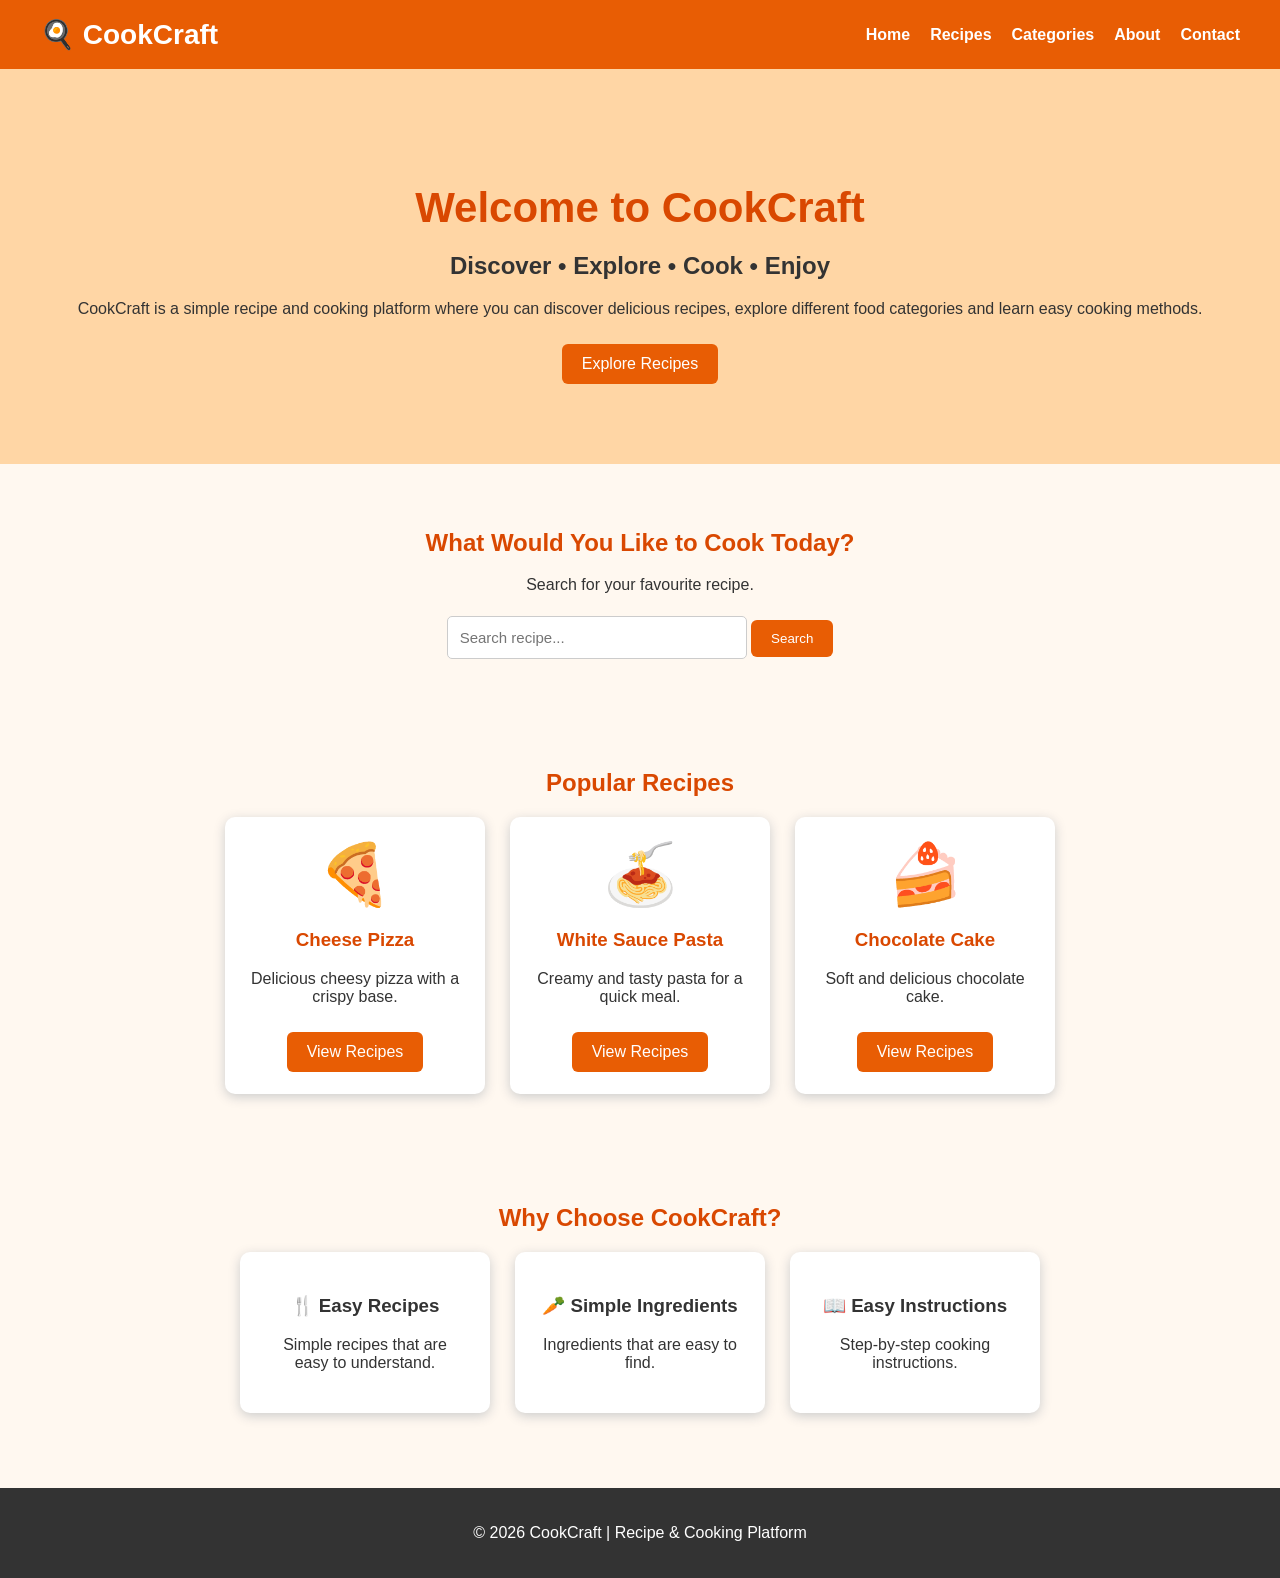
<file: index.html>
<!DOCTYPE html>
<html lang="en">

<head>
    <meta charset="UTF-8">
    <meta name="viewport" content="width=device-width, initial-scale=1.0">

    <title>CookCraft - Home</title>

    <link rel="stylesheet" href="style.css">
</head>

<body>

    <!-- Header -->
    <header>

        <div class="logo">🍳 CookCraft</div>

        <nav>
            <a href="index.html">Home</a>
            <a href="recipes.html">Recipes</a>
            <a href="categories.html">Categories</a>
            <a href="about.html">About</a>
            <a href="contact.html">Contact</a>
        </nav>

    </header>


    <!-- Hero Section -->
    <section class="hero">

        <h1>Welcome to CookCraft</h1>

        <h2>Discover • Explore • Cook • Enjoy</h2>

        <p>
            CookCraft is a simple recipe and cooking platform
            where you can discover delicious recipes, explore
            different food categories and learn easy cooking methods.
        </p>

        <a href="recipes.html" class="button">
            Explore Recipes
        </a>

    </section>


    <!-- Search -->
    <section class="search-section">

        <h2>What Would You Like to Cook Today?</h2>

        <p>Search for your favourite recipe.</p>

        <input
            type="text"
            id="homeSearch"
            placeholder="Search recipe..."
        >

        <button onclick="searchFromHome()">
            Search
        </button>

    </section>


    <!-- Popular Recipes -->
    <section>

        <h2>Popular Recipes</h2>

        <div class="recipe-container">

            <div class="recipe-card">

                <div class="food">🍕</div>

                <h3>Cheese Pizza</h3>

                <p>
                    Delicious cheesy pizza with a crispy base.
                </p>

                <a href="recipes.html" class="button">
                    View Recipes
                </a>

            </div>


            <div class="recipe-card">

                <div class="food">🍝</div>

                <h3>White Sauce Pasta</h3>

                <p>
                    Creamy and tasty pasta for a quick meal.
                </p>

                <a href="recipes.html" class="button">
                    View Recipes
                </a>

            </div>


            <div class="recipe-card">

                <div class="food">🍰</div>

                <h3>Chocolate Cake</h3>

                <p>
                    Soft and delicious chocolate cake.
                </p>

                <a href="recipes.html" class="button">
                    View Recipes
                </a>

            </div>

        </div>

    </section>


    <!-- Why CookCraft -->
    <section class="why">

        <h2>Why Choose CookCraft?</h2>

        <div class="features">

            <div>
                <h3>🍴 Easy Recipes</h3>
                <p>
                    Simple recipes that are easy to understand.
                </p>
            </div>

            <div>
                <h3>🥕 Simple Ingredients</h3>
                <p>
                    Ingredients that are easy to find.
                </p>
            </div>

            <div>
                <h3>📖 Easy Instructions</h3>
                <p>
                    Step-by-step cooking instructions.
                </p>
            </div>

        </div>

    </section>


    <!-- Footer -->
    <footer>

        <p>
            © 2026 CookCraft | Recipe & Cooking Platform
        </p>

    </footer>


    <script src="script.js"></script>

</body>

</html>
</file>
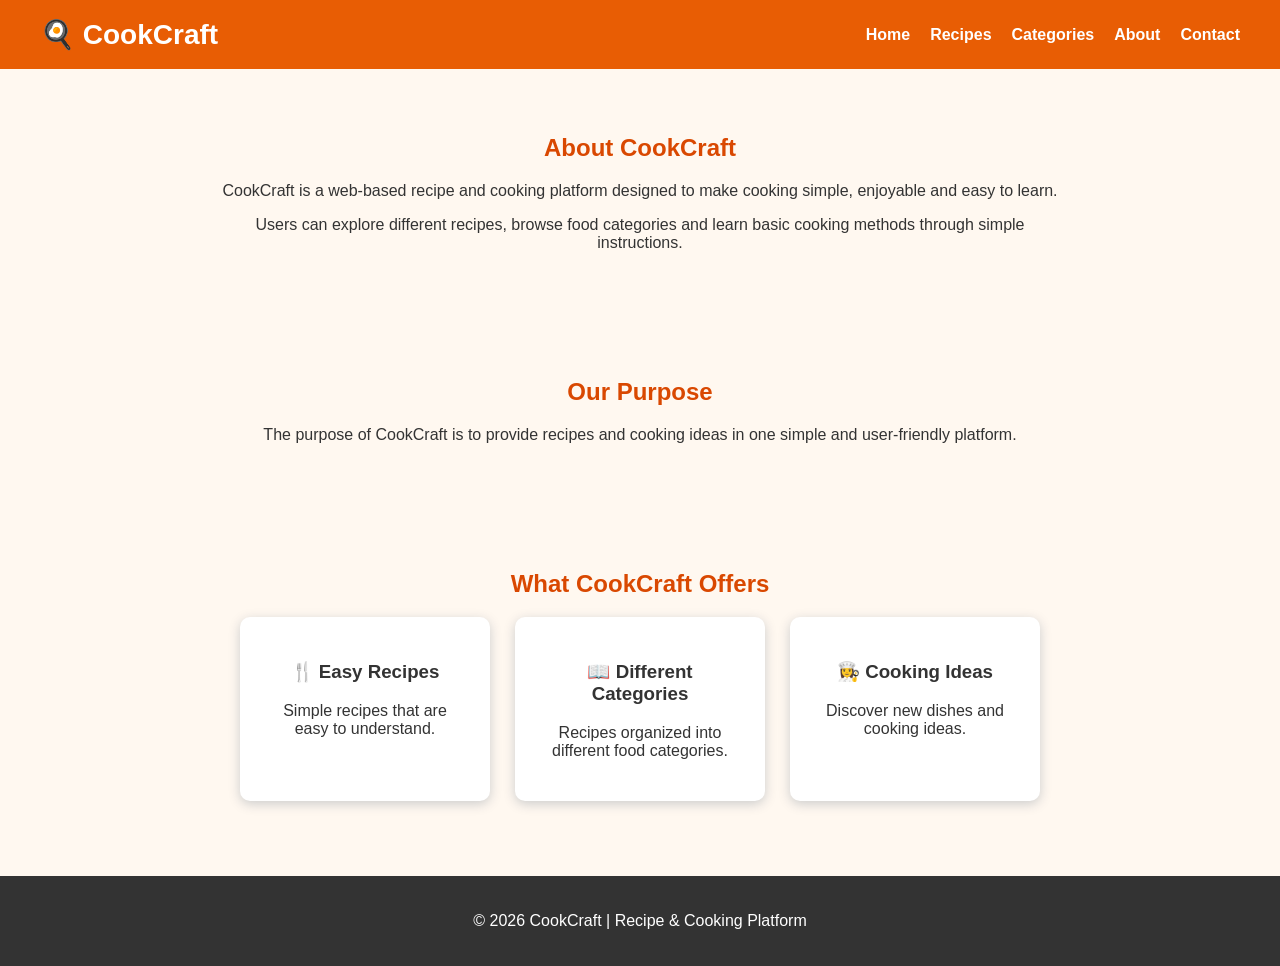
<file: about.html>
<!DOCTYPE html>
<html lang="en">

<head>

    <meta charset="UTF-8">
    <meta name="viewport" content="width=device-width, initial-scale=1.0">

    <title>CookCraft - About Us</title>

    <link rel="stylesheet" href="style.css">

</head>

<body>

    <header>

        <div class="logo">🍳 CookCraft</div>

        <nav>
            <a href="index.html">Home</a>
            <a href="recipes.html">Recipes</a>
            <a href="categories.html">Categories</a>
            <a href="about.html">About</a>
            <a href="contact.html">Contact</a>
        </nav>

    </header>


    <section class="about-section">

        <h1>About CookCraft</h1>

        <p>
            CookCraft is a web-based recipe and cooking platform
            designed to make cooking simple, enjoyable and easy to learn.
        </p>

        <p>
            Users can explore different recipes, browse food categories
            and learn basic cooking methods through simple instructions.
        </p>

    </section>


    <section class="about-section">

        <h2>Our Purpose</h2>

        <p>
            The purpose of CookCraft is to provide recipes and cooking
            ideas in one simple and user-friendly platform.
        </p>

    </section>


    <section>

        <h2>What CookCraft Offers</h2>

        <div class="features">

            <div>

                <h3>🍴 Easy Recipes</h3>

                <p>
                    Simple recipes that are easy to understand.
                </p>

            </div>


            <div>

                <h3>📖 Different Categories</h3>

                <p>
                    Recipes organized into different food categories.
                </p>

            </div>


            <div>

                <h3>👩‍🍳 Cooking Ideas</h3>

                <p>
                    Discover new dishes and cooking ideas.
                </p>

            </div>

        </div>

    </section>


    <footer>

        <p>
            © 2026 CookCraft | Recipe & Cooking Platform
        </p>

    </footer>


    <script src="script.js"></script>

</body>

</html>
</file>
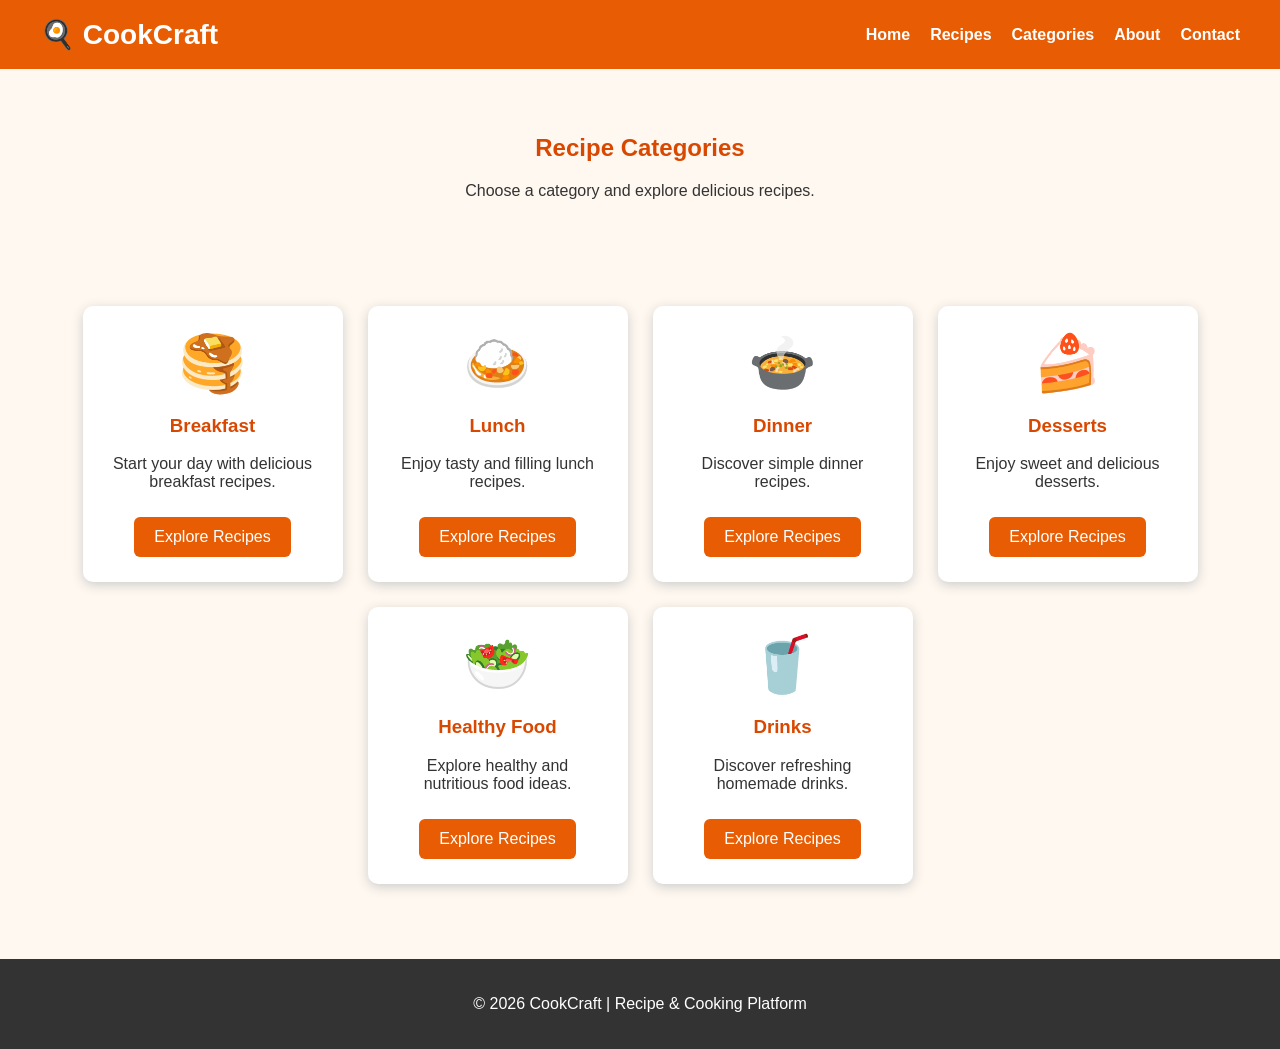
<file: categories.html>
<!DOCTYPE html>
<html lang="en">

<head>

    <meta charset="UTF-8">
    <meta name="viewport" content="width=device-width, initial-scale=1.0">

    <title>CookCraft - Categories</title>

    <link rel="stylesheet" href="style.css">

</head>

<body>

    <header>

        <div class="logo">🍳 CookCraft</div>

        <nav>
            <a href="index.html">Home</a>
            <a href="recipes.html">Recipes</a>
            <a href="categories.html">Categories</a>
            <a href="about.html">About</a>
            <a href="contact.html">Contact</a>
        </nav>

    </header>


    <section class="category-intro">

        <h1>Recipe Categories</h1>

        <p>
            Choose a category and explore delicious recipes.
        </p>

    </section>


    <section>

        <div class="categories">


            <div class="category-card">

                <div class="category-icon">🥞</div>

                <h3>Breakfast</h3>

                <p>
                    Start your day with delicious breakfast recipes.
                </p>

                <a href="recipes.html"
                   class="button">
                    Explore Recipes
                </a>

            </div>


            <div class="category-card">

                <div class="category-icon">🍛</div>

                <h3>Lunch</h3>

                <p>
                    Enjoy tasty and filling lunch recipes.
                </p>

                <a href="recipes.html"
                   class="button">
                    Explore Recipes
                </a>

            </div>


            <div class="category-card">

                <div class="category-icon">🍲</div>

                <h3>Dinner</h3>

                <p>
                    Discover simple dinner recipes.
                </p>

                <a href="recipes.html"
                   class="button">
                    Explore Recipes
                </a>

            </div>


            <div class="category-card">

                <div class="category-icon">🍰</div>

                <h3>Desserts</h3>

                <p>
                    Enjoy sweet and delicious desserts.
                </p>

                <a href="recipes.html"
                   class="button">
                    Explore Recipes
                </a>

            </div>


            <div class="category-card">

                <div class="category-icon">🥗</div>

                <h3>Healthy Food</h3>

                <p>
                    Explore healthy and nutritious food ideas.
                </p>

                <a href="recipes.html"
                   class="button">
                    Explore Recipes
                </a>

            </div>


            <div class="category-card">

                <div class="category-icon">🥤</div>

                <h3>Drinks</h3>

                <p>
                    Discover refreshing homemade drinks.
                </p>

                <a href="recipes.html"
                   class="button">
                    Explore Recipes
                </a>

            </div>


        </div>

    </section>


    <footer>

        <p>
            © 2026 CookCraft | Recipe & Cooking Platform
        </p>

    </footer>


    <script src="script.js"></script>

</body>

</html>
</file>
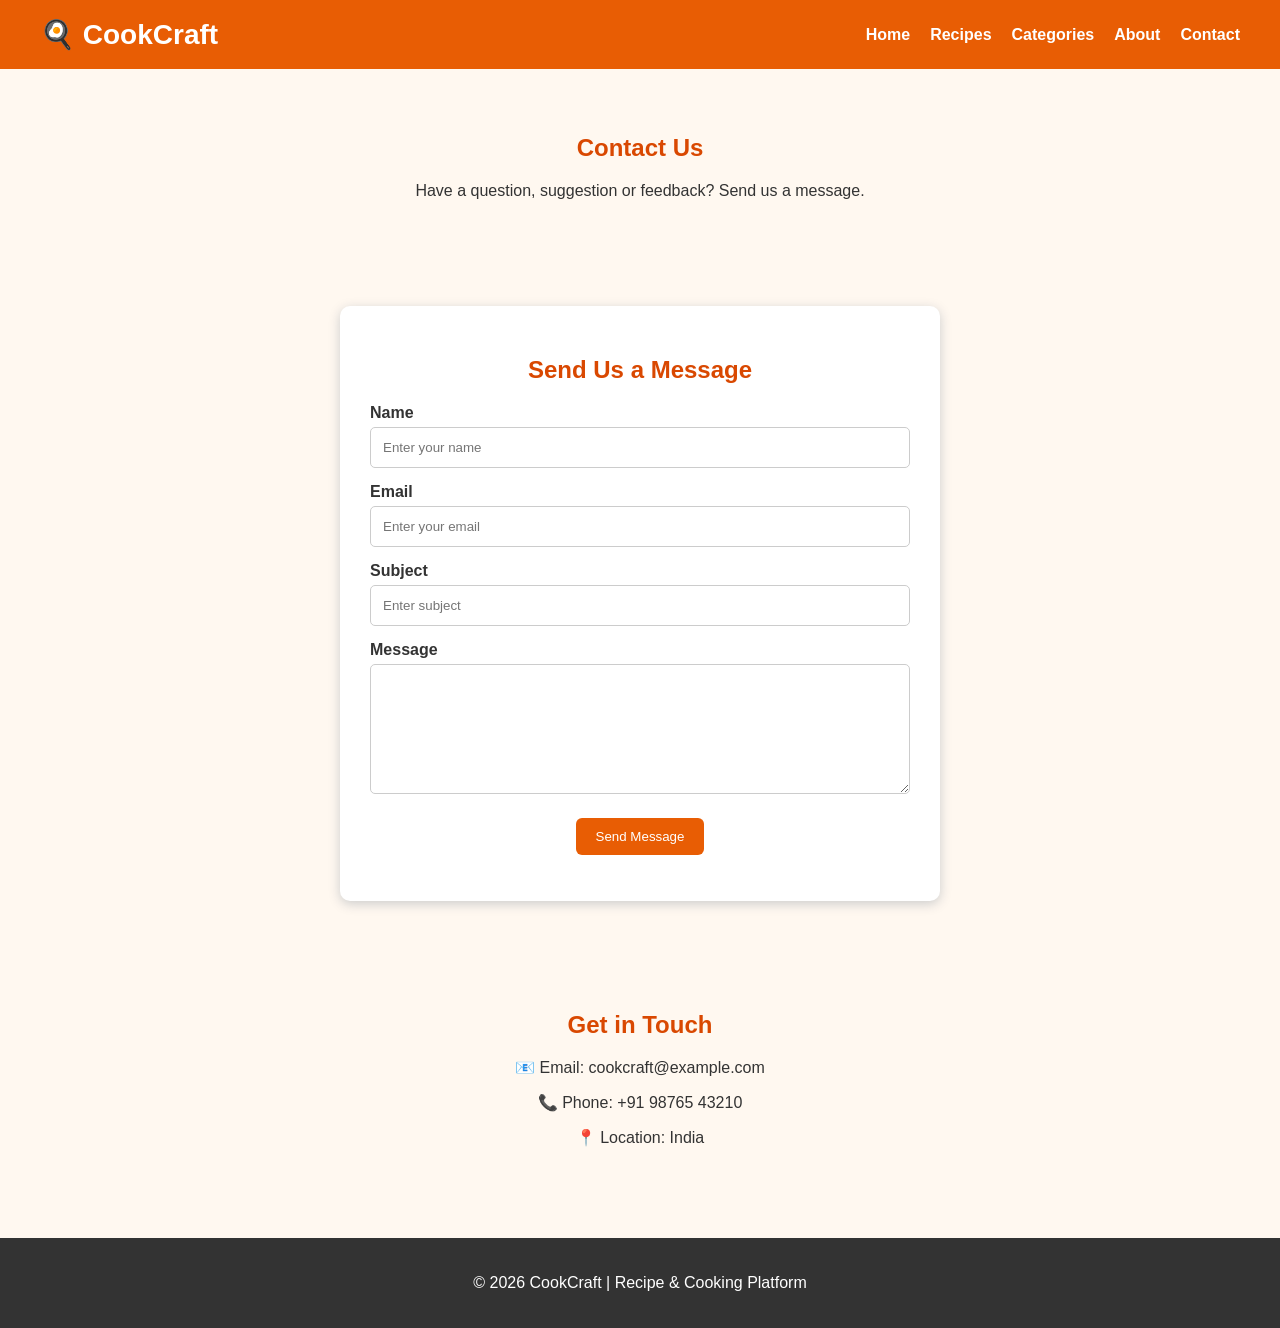
<file: contant.html>
<!DOCTYPE html>
<html lang="en">

<head>

    <meta charset="UTF-8">
    <meta name="viewport" content="width=device-width, initial-scale=1.0">

    <title>CookCraft - Contact Us</title>

    <link rel="stylesheet" href="style.css">

</head>

<body>

    <header>

        <div class="logo">🍳 CookCraft</div>

        <nav>
            <a href="index.html">Home</a>
            <a href="recipes.html">Recipes</a>
            <a href="categories.html">Categories</a>
            <a href="about.html">About</a>
            <a href="contact.html">Contact</a>
        </nav>

    </header>
    <section class="contact-section">

        <h1>Contact Us</h1>

        <p>
            Have a question, suggestion or feedback?
            Send us a message.
        </p>

    </section>


    <section>

        <div class="contact-form">

            <h2>Send Us a Message</h2>

            <form id="contactForm">

                <label>Name</label>

                <input
                    type="text"
                    id="name"
                    placeholder="Enter your name"
                >


                <label>Email</label>

                <input
                    type="email"
                    id="email"
                    placeholder="Enter your email"
                >


                <label>Subject</label>

                <input
                    type="text"
                    id="subject"
                    placeholder="Enter subject"
                >


                <label>Message</label>

                <textarea
                    id="message"
                    placeholder="Write your message">
                </textarea>


                <button type="submit">
                    Send Message
                </button>

            </form>

            <p id="formMessage"></p>

        </div>

    </section>


    <section class="contact-info">

        <h2>Get in Touch</h2>

        <p>📧 Email: cookcraft@example.com</p>

        <p>📞 Phone: +91 98765 43210</p>

        <p>📍 Location: India</p>

    </section>


    <footer>

        <p>
            © 2026 CookCraft | Recipe & Cooking Platform
        </p>

    </footer>


    <script src="script.js"></script>

</body>

</html>
</file>
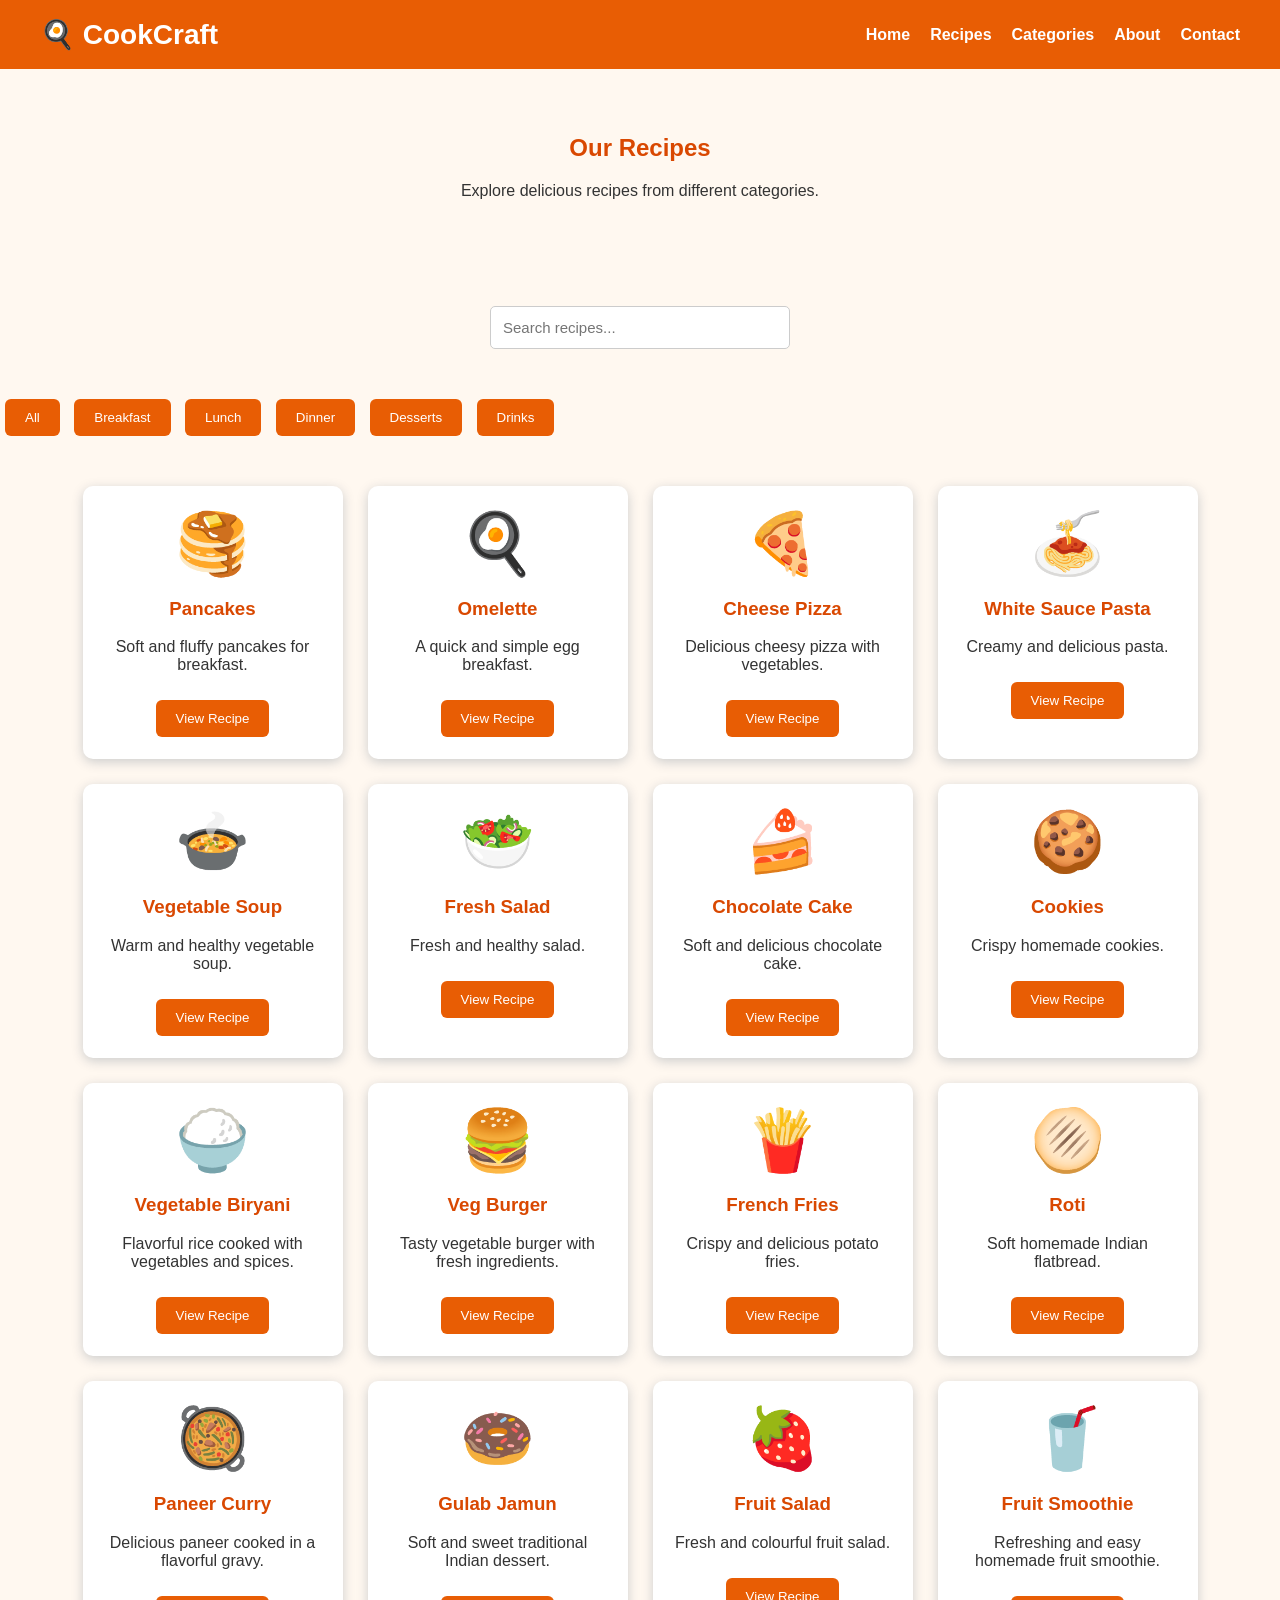
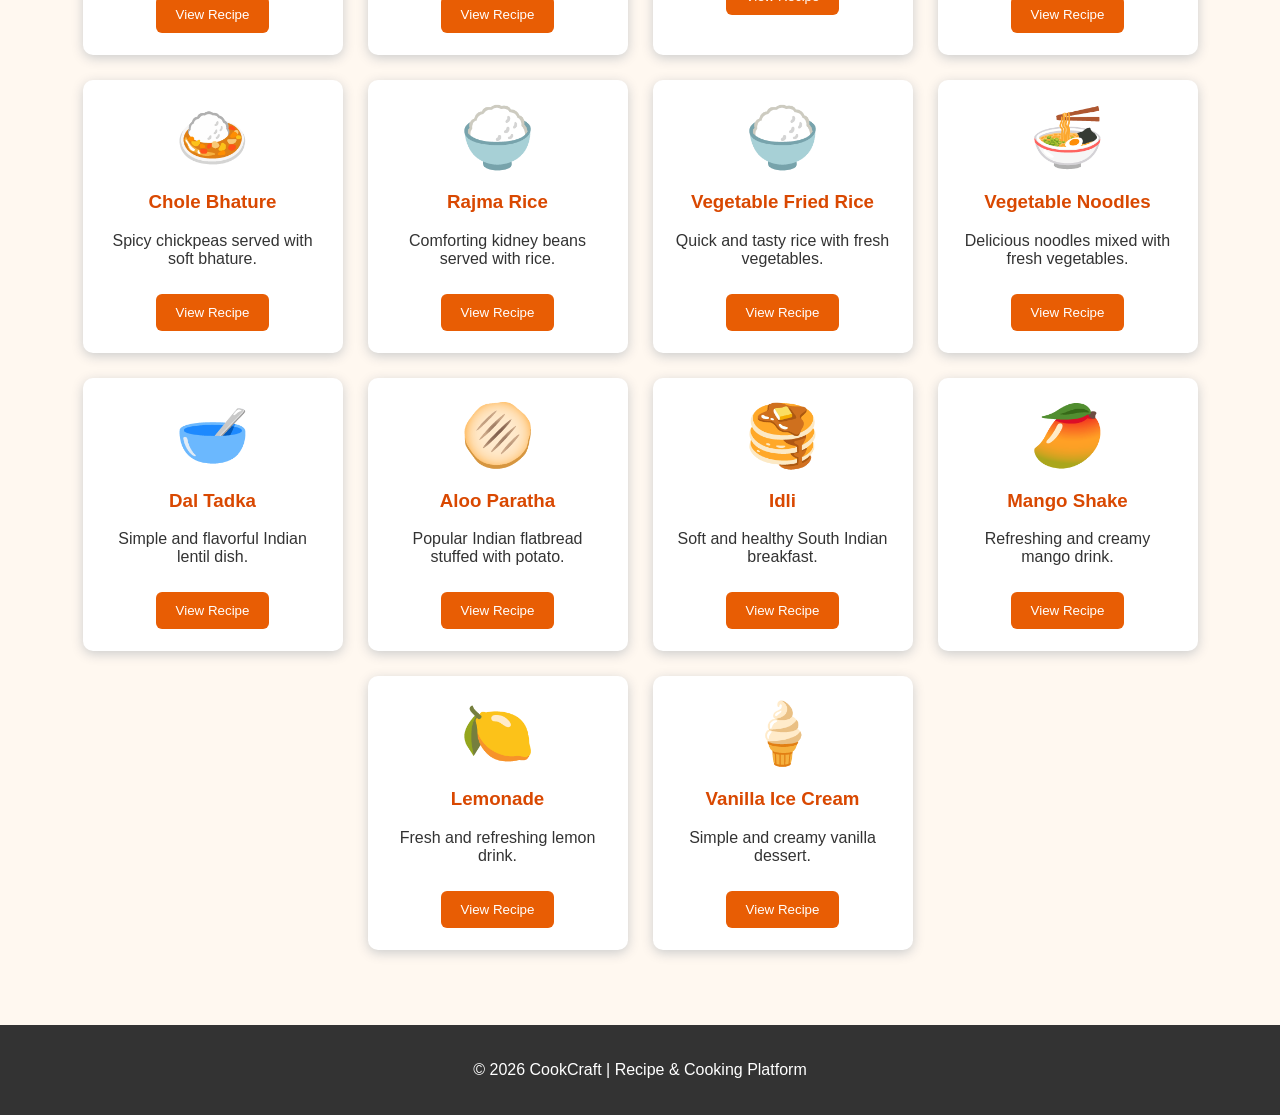
<file: recipes.html>
<!DOCTYPE html>
<html lang="en">

<head>
    <meta charset="UTF-8">
    <meta name="viewport" content="width=device-width, initial-scale=1.0">
    <title>CookCraft - Recipes</title>
    <link rel="stylesheet" href="style.css">
</head>

<body>

<!-- Header -->
<header>
    <div class="logo">🍳 CookCraft</div>

    <nav>
        <a href="index.html">Home</a>
        <a href="recipes.html">Recipes</a>
        <a href="categories.html">Categories</a>
        <a href="about.html">About</a>
        <a href="contact.html">Contact</a>
    </nav>
</header>


<!-- Introduction -->
<section class="recipe-intro">
    <h1>Our Recipes</h1>
    <p>Explore delicious recipes from different categories.</p>
</section>


<!-- Search -->
<section class="search-section">
    <input
        type="text"
        id="recipeSearch"
        placeholder="Search recipes..."
        onkeyup="searchRecipes()">
</section>


<!-- Category Filter -->
<div class="filter-buttons">

    <button onclick="filterRecipes('all')">All</button>

    <button onclick="filterRecipes('breakfast')">
        Breakfast
    </button>

    <button onclick="filterRecipes('lunch')">
        Lunch
    </button>

    <button onclick="filterRecipes('dinner')">
        Dinner
    </button>

    <button onclick="filterRecipes('dessert')">
        Desserts
    </button>

    <button onclick="filterRecipes('drinks')">
        Drinks
    </button>

</div>


<!-- All Recipes -->
<section>

    <div class="recipe-container">


        <!-- 1. Pancakes -->
        <div class="recipe-card recipe-item" data-category="breakfast">
            <div class="food">🥞</div>
            <h3>Pancakes</h3>
            <p>Soft and fluffy pancakes for breakfast.</p>

            <button onclick="showRecipe(
                'Pancakes',
                '🥞',
                'Flour, milk, eggs and sugar',
                `<ol>
                    <li>Take flour, sugar, milk and eggs in a bowl.</li>
                    <li>Mix all the ingredients to make a smooth batter.</li>
                    <li>Heat a pan on medium heat.</li>
                    <li>Pour a small amount of batter onto the pan.</li>
                    <li>Cook until bubbles appear on the surface.</li>
                    <li>Flip the pancake and cook the other side.</li>
                    <li>Serve hot with your favourite topping.</li>
                </ol>`
            )">
                View Recipe
            </button>
        </div>


        <!-- 2. Omelette -->
        <div class="recipe-card recipe-item" data-category="breakfast">
            <div class="food">🍳</div>
            <h3>Omelette</h3>
            <p>A quick and simple egg breakfast.</p>

            <button onclick="showRecipe(
                'Omelette',
                '🍳',
                'Eggs, onion, tomato and spices',
                `<ol>
                    <li>Break the eggs into a bowl.</li>
                    <li>Add chopped onion, tomato, salt and spices.</li>
                    <li>Beat the mixture well.</li>
                    <li>Heat a pan and add a little oil.</li>
                    <li>Pour the egg mixture into the pan.</li>
                    <li>Cook until the bottom becomes firm.</li>
                    <li>Flip carefully and cook the other side.</li>
                    <li>Serve hot.</li>
                </ol>`
            )">
                View Recipe
            </button>
        </div>


        <!-- 3. Cheese Pizza -->
        <div class="recipe-card recipe-item" data-category="lunch">
            <div class="food">🍕</div>
            <h3>Cheese Pizza</h3>
            <p>Delicious cheesy pizza with vegetables.</p>

            <button onclick="showRecipe(
                'Cheese Pizza',
                '🍕',
                'Pizza base, sauce, cheese, onion and capsicum',
                `<ol>
                    <li>Place the pizza base on a clean surface.</li>
                    <li>Spread pizza sauce evenly over the base.</li>
                    <li>Add chopped onion and capsicum.</li>
                    <li>Spread grated cheese over the toppings.</li>
                    <li>Place the pizza in a preheated oven.</li>
                    <li>Bake until the cheese melts and the base becomes crisp.</li>
                    <li>Remove carefully and cut into slices.</li>
                    <li>Serve hot.</li>
                </ol>`
            )">
                View Recipe
            </button>
        </div>


        <!-- 4. White Sauce Pasta -->
        <div class="recipe-card recipe-item" data-category="lunch">
            <div class="food">🍝</div>
            <h3>White Sauce Pasta</h3>
            <p>Creamy and delicious pasta.</p>

            <button onclick="showRecipe(
                'White Sauce Pasta',
                '🍝',
                'Pasta, milk, butter, flour and vegetables',
                `<ol>
                    <li>Boil water and cook the pasta until soft.</li>
                    <li>Drain the pasta and keep it aside.</li>
                    <li>Heat butter in a pan.</li>
                    <li>Add flour and stir well.</li>
                    <li>Slowly add milk while continuously stirring.</li>
                    <li>Cook until the sauce becomes creamy.</li>
                    <li>Add vegetables, salt and seasoning.</li>
                    <li>Add the cooked pasta and mix well.</li>
                    <li>Serve hot.</li>
                </ol>`
            )">
                View Recipe
            </button>
        </div>


        <!-- 5. Vegetable Soup -->
        <div class="recipe-card recipe-item" data-category="dinner">
            <div class="food">🍲</div>
            <h3>Vegetable Soup</h3>
            <p>Warm and healthy vegetable soup.</p>

            <button onclick="showRecipe(
                'Vegetable Soup',
                '🍲',
                'Mixed vegetables, water and spices',
                `<ol>
                    <li>Wash and chop the vegetables.</li>
                    <li>Heat a pan and add a little oil.</li>
                    <li>Add the vegetables and cook for a few minutes.</li>
                    <li>Add water and mix well.</li>
                    <li>Add salt and other spices.</li>
                    <li>Cover and cook until the vegetables become soft.</li>
                    <li>Check the seasoning.</li>
                    <li>Serve the soup hot.</li>
                </ol>`
            )">
                View Recipe
            </button>
        </div>


        <!-- 6. Fresh Salad -->
        <div class="recipe-card recipe-item" data-category="dinner">
            <div class="food">🥗</div>
            <h3>Fresh Salad</h3>
            <p>Fresh and healthy salad.</p>

            <button onclick="showRecipe(
                'Fresh Salad',
                '🥗',
                'Cucumber, tomato, onion and lemon',
                `<ol>
                    <li>Wash all the vegetables properly.</li>
                    <li>Cut cucumber and tomato into small pieces.</li>
                    <li>Slice the onion.</li>
                    <li>Put all vegetables into a bowl.</li>
                    <li>Add fresh lemon juice.</li>
                    <li>Add a little salt.</li>
                    <li>Mix everything well.</li>
                    <li>Serve fresh.</li>
                </ol>`
            )">
                View Recipe
            </button>
        </div>


        <!-- 7. Chocolate Cake -->
        <div class="recipe-card recipe-item" data-category="dessert">
            <div class="food">🍰</div>
            <h3>Chocolate Cake</h3>
            <p>Soft and delicious chocolate cake.</p>

            <button onclick="showRecipe(
                'Chocolate Cake',
                '🍰',
                'Flour, cocoa powder, sugar, milk and eggs',
                `<ol>
                    <li>Preheat the oven.</li>
                    <li>Take flour, cocoa powder and sugar in a bowl.</li>
                    <li>Add eggs and milk.</li>
                    <li>Mix everything until a smooth batter is formed.</li>
                    <li>Pour the batter into a greased cake tin.</li>
                    <li>Place the tin in the oven.</li>
                    <li>Bake until the cake is fully cooked.</li>
                    <li>Allow it to cool before serving.</li>
                </ol>`
            )">
                View Recipe
            </button>
        </div>


        <!-- 8. Cookies -->
        <div class="recipe-card recipe-item" data-category="dessert">
            <div class="food">🍪</div>
            <h3>Cookies</h3>
            <p>Crispy homemade cookies.</p>

            <button onclick="showRecipe(
                'Cookies',
                '🍪',
                'Flour, butter and sugar',
                `<ol>
                    <li>Take butter and sugar in a bowl.</li>
                    <li>Mix them until smooth.</li>
                    <li>Add flour and prepare a soft dough.</li>
                    <li>Make small balls from the dough.</li>
                    <li>Flatten them slightly.</li>
                    <li>Place them on a baking tray.</li>
                    <li>Bake until the cookies become golden.</li>
                    <li>Allow them to cool before serving.</li>
                </ol>`
            )">
                View Recipe
            </button>
        </div>


        <!-- 9. Vegetable Biryani -->
        <div class="recipe-card recipe-item" data-category="lunch">
            <div class="food">🍚</div>
            <h3>Vegetable Biryani</h3>
            <p>Flavorful rice cooked with vegetables and spices.</p>

            <button onclick="showRecipe(
                'Vegetable Biryani',
                '🍚',
                'Rice, mixed vegetables, onion and spices',
                `<ol>
                    <li>Wash the rice and cook it until almost done.</li>
                    <li>Drain the rice and keep it aside.</li>
                    <li>Heat oil in a pan.</li>
                    <li>Add onion and cook until lightly golden.</li>
                    <li>Add mixed vegetables and spices.</li>
                    <li>Cook the vegetables until slightly soft.</li>
                    <li>Add the cooked rice.</li>
                    <li>Mix gently without breaking the rice.</li>
                    <li>Cover and cook for a few minutes.</li>
                    <li>Serve hot.</li>
                </ol>`
            )">
                View Recipe
            </button>
        </div>


        <!-- 10. Veg Burger -->
        <div class="recipe-card recipe-item" data-category="lunch">
            <div class="food">🍔</div>
            <h3>Veg Burger</h3>
            <p>Tasty vegetable burger with fresh ingredients.</p>

            <button onclick="showRecipe(
                'Veg Burger',
                '🍔',
                'Burger bun, vegetable patty, lettuce, tomato and sauce',
                `<ol>
                    <li>Prepare or take a ready vegetable patty.</li>
                    <li>Cook the patty on a pan until golden.</li>
                    <li>Cut the burger bun into two halves.</li>
                    <li>Toast the bun lightly.</li>
                    <li>Apply sauce to the bun.</li>
                    <li>Place lettuce and tomato on the bottom half.</li>
                    <li>Place the vegetable patty on top.</li>
                    <li>Add more sauce if desired.</li>
                    <li>Cover with the top half of the bun.</li>
                    <li>Serve fresh.</li>
                </ol>`
            )">
                View Recipe
            </button>
        </div>


        <!-- 11. French Fries -->
        <div class="recipe-card recipe-item" data-category="lunch">
            <div class="food">🍟</div>
            <h3>French Fries</h3>
            <p>Crispy and delicious potato fries.</p>

            <button onclick="showRecipe(
                'French Fries',
                '🍟',
                'Potatoes, oil and salt',
                `<ol>
                    <li>Wash and peel the potatoes.</li>
                    <li>Cut them into thin strips.</li>
                    <li>Wash the strips and remove excess starch.</li>
                    <li>Dry them properly.</li>
                    <li>Heat oil in a suitable pan.</li>
                    <li>Cook the potato strips until crispy and golden.</li>
                    <li>Remove them carefully and drain excess oil.</li>
                    <li>Add salt and serve hot.</li>
                </ol>`
            )">
                View Recipe
            </button>
        </div>


        <!-- 12. Roti -->
        <div class="recipe-card recipe-item" data-category="dinner">
            <div class="food">🫓</div>
            <h3>Roti</h3>
            <p>Soft homemade Indian flatbread.</p>

            <button onclick="showRecipe(
                'Roti',
                '🫓',
                'Wheat flour, water and salt',
                `<ol>
                    <li>Take wheat flour in a bowl.</li>
                    <li>Add water and a little salt.</li>
                    <li>Knead the mixture into a soft dough.</li>
                    <li>Rest the dough for a few minutes.</li>
                    <li>Make small balls from the dough.</li>
                    <li>Roll each ball into a thin circle.</li>
                    <li>Heat a pan and place the roti on it.</li>
                    <li>Cook both sides properly.</li>
                    <li>Serve hot.</li>
                </ol>`
            )">
                View Recipe
            </button>
        </div>


        <!-- 13. Paneer Curry -->
        <div class="recipe-card recipe-item" data-category="dinner">
            <div class="food">🥘</div>
            <h3>Paneer Curry</h3>
            <p>Delicious paneer cooked in a flavorful gravy.</p>

            <button onclick="showRecipe(
                'Paneer Curry',
                '🥘',
                'Paneer, tomato, onion and spices',
                `<ol>
                    <li>Cut paneer into small pieces.</li>
                    <li>Heat oil in a pan.</li>
                    <li>Add chopped onion and cook until soft.</li>
                    <li>Add tomato and cook until soft.</li>
                    <li>Add spices and mix well.</li>
                    <li>Cook until the gravy becomes smooth.</li>
                    <li>Add paneer pieces.</li>
                    <li>Add a little water and mix gently.</li>
                    <li>Cover and cook for a few minutes.</li>
                    <li>Serve hot.</li>
                </ol>`
            )">
                View Recipe
            </button>
        </div>


        <!-- 14. Gulab Jamun -->
        <div class="recipe-card recipe-item" data-category="dessert">
            <div class="food">🍩</div>
            <h3>Gulab Jamun</h3>
            <p>Soft and sweet traditional Indian dessert.</p>

            <button onclick="showRecipe(
                'Gulab Jamun',
                '🍩',
                'Milk powder, flour, sugar and cardamom',
                `<ol>
                    <li>Mix milk powder and flour in a bowl.</li>
                    <li>Add a little water and make a soft dough.</li>
                    <li>Make small smooth balls from the dough.</li>
                    <li>Prepare sugar syrup using sugar and water.</li>
                    <li>Add cardamom to the syrup.</li>
                    <li>Cook the balls carefully until golden.</li>
                    <li>Drain them and place them into the warm sugar syrup.</li>
                    <li>Allow them to soak before serving.</li>
                </ol>`
            )">
                View Recipe
            </button>
        </div>


        <!-- 15. Fruit Salad -->
        <div class="recipe-card recipe-item" data-category="breakfast">
            <div class="food">🍓</div>
            <h3>Fruit Salad</h3>
            <p>Fresh and colourful fruit salad.</p>

            <button onclick="showRecipe(
                'Fruit Salad',
                '🍓',
                'Apple, banana, grapes, orange and other fresh fruits',
                `<ol>
                    <li>Wash all the fruits properly.</li>
                    <li>Peel fruits that require peeling.</li>
                    <li>Cut the fruits into small pieces.</li>
                    <li>Put all the fruits into a large bowl.</li>
                    <li>Mix them gently.</li>
                    <li>Add fresh fruit juice if desired.</li>
                    <li>Chill for a short time.</li>
                    <li>Serve fresh.</li>
                </ol>`
            )">
                View Recipe
            </button>
        </div>


        <!-- 16. Fruit Smoothie -->
        <div class="recipe-card recipe-item" data-category="breakfast">
            <div class="food">🥤</div>
            <h3>Fruit Smoothie</h3>
            <p>Refreshing and easy homemade fruit smoothie.</p>

            <button onclick="showRecipe(
                'Fruit Smoothie',
                '🥤',
                'Banana, strawberry, milk and honey',
                `<ol>
                    <li>Wash the fruits properly.</li>
                    <li>Peel and cut the banana.</li>
                    <li>Put banana and strawberries into a blender.</li>
                    <li>Add milk.</li>
                    <li>Add a little honey.</li>
                    <li>Blend until smooth.</li>
                    <li>Pour into a glass.</li>
                    <li>Serve fresh.</li>
                </ol>`
            )">
                View Recipe
            </button>
        </div>


        <!-- 17. Chole Bhature -->
        <div class="recipe-card recipe-item" data-category="lunch">
            <div class="food">🍛</div>
            <h3>Chole Bhature</h3>
            <p>Spicy chickpeas served with soft bhature.</p>

            <button onclick="showRecipe(
                'Chole Bhature',
                '🍛',
                'Chickpeas, flour, onion, tomato and spices',
                `<ol>
                    <li>Soak chickpeas in water for several hours.</li>
                    <li>Cook the chickpeas until soft.</li>
                    <li>Heat oil in a pan.</li>
                    <li>Add onion and tomato.</li>
                    <li>Add spices and cook the gravy.</li>
                    <li>Add cooked chickpeas and mix well.</li>
                    <li>For bhature, prepare a soft dough using flour and water.</li>
                    <li>Roll the dough into small circles.</li>
                    <li>Cook the bhature carefully until puffed.</li>
                    <li>Serve bhature with hot chole.</li>
                </ol>`
            )">
                View Recipe
            </button>
        </div>


        <!-- 18. Rajma Rice -->
        <div class="recipe-card recipe-item" data-category="lunch">
            <div class="food">🍚</div>
            <h3>Rajma Rice</h3>
            <p>Comforting kidney beans served with rice.</p>

            <button onclick="showRecipe(
                'Rajma Rice',
                '🍚',
                'Rajma, rice, onion, tomato and spices',
                `<ol>
                    <li>Soak rajma in water for several hours.</li>
                    <li>Cook the rajma until soft.</li>
                    <li>Heat oil in a pan.</li>
                    <li>Add chopped onion and cook until soft.</li>
                    <li>Add tomato and spices.</li>
                    <li>Cook until the gravy is ready.</li>
                    <li>Add cooked rajma to the gravy.</li>
                    <li>Mix well and cook for a few minutes.</li>
                    <li>Prepare rice separately.</li>
                    <li>Serve hot rajma with rice.</li>
                </ol>`
            )">
                View Recipe
            </button>
        </div>


        <!-- 19. Vegetable Fried Rice -->
        <div class="recipe-card recipe-item" data-category="lunch">
            <div class="food">🍚</div>
            <h3>Vegetable Fried Rice</h3>
            <p>Quick and tasty rice with fresh vegetables.</p>

            <button onclick="showRecipe(
                'Vegetable Fried Rice',
                '🍚',
                'Rice, carrot, capsicum, peas and soy sauce',
                `<ol>
                    <li>Cook the rice and allow it to cool.</li>
                    <li>Chop carrot, capsicum and other vegetables.</li>
                    <li>Heat oil in a pan.</li>
                    <li>Add the vegetables and stir-fry them.</li>
                    <li>Add the cooked rice.</li>
                    <li>Add soy sauce and seasoning.</li>
                    <li>Mix everything gently.</li>
                    <li>Cook for a few minutes.</li>
                    <li>Serve hot.</li>
                </ol>`
            )">
                View Recipe
            </button>
        </div>


        <!-- 20. Vegetable Noodles -->
        <div class="recipe-card recipe-item" data-category="lunch">
            <div class="food">🍜</div>
            <h3>Vegetable Noodles</h3>
            <p>Delicious noodles mixed with fresh vegetables.</p>

            <button onclick="showRecipe(
                'Vegetable Noodles',
                '🍜',
                'Noodles, vegetables, soy sauce and spices',
                `<ol>
                    <li>Boil water and cook the noodles.</li>
                    <li>Drain the noodles and keep them aside.</li>
                    <li>Chop the vegetables into thin pieces.</li>
                    <li>Heat oil in a pan.</li>
                    <li>Add the vegetables and stir-fry them.</li>
                    <li>Add the cooked noodles.</li>
                    <li>Add soy sauce and seasoning.</li>
                    <li>Mix everything well.</li>
                    <li>Cook for a few minutes.</li>
                    <li>Serve hot.</li>
                </ol>`
            )">
                View Recipe
            </button>
        </div>


        <!-- 21. Dal Tadka -->
        <div class="recipe-card recipe-item" data-category="dinner">
            <div class="food">🥣</div>
            <h3>Dal Tadka</h3>
            <p>Simple and flavorful Indian lentil dish.</p>

            <button onclick="showRecipe(
                'Dal Tadka',
                '🥣',
                'Lentils, tomato, onion, garlic and spices',
                `<ol>
                    <li>Wash the lentils properly.</li>
                    <li>Cook the lentils with water until soft.</li>
                    <li>Heat oil or ghee in another pan.</li>
                    <li>Add onion and garlic.</li>
                    <li>Add tomato and spices.</li>
                    <li>Cook the mixture until soft.</li>
                    <li>Pour the tempering into the cooked dal.</li>
                    <li>Mix well and cook for a few minutes.</li>
                    <li>Serve hot with rice or roti.</li>
                </ol>`
            )">
                View Recipe
            </button>
        </div>


        <!-- 22. Aloo Paratha -->
        <div class="recipe-card recipe-item" data-category="breakfast">
            <div class="food">🫓</div>
            <h3>Aloo Paratha</h3>
            <p>Popular Indian flatbread stuffed with potato.</p>

            <button onclick="showRecipe(
                'Aloo Paratha',
                '🫓',
                'Wheat flour, potatoes, onion and spices',
                `<ol>
                    <li>Boil the potatoes and allow them to cool.</li>
                    <li>Peel and mash the potatoes.</li>
                    <li>Add onion and spices to the mashed potatoes.</li>
                    <li>Prepare a soft dough using wheat flour.</li>
                    <li>Take a small dough ball and flatten it.</li>
                    <li>Place the potato filling inside.</li>
                    <li>Close the dough and roll it carefully.</li>
                    <li>Heat a pan and place the paratha on it.</li>
                    <li>Cook both sides with a little oil or ghee.</li>
                    <li>Serve hot.</li>
                </ol>`
            )">
                View Recipe
            </button>
        </div>


        <!-- 23. Idli -->
        <div class="recipe-card recipe-item" data-category="breakfast">
            <div class="food">🥞</div>
            <h3>Idli</h3>
            <p>Soft and healthy South Indian breakfast.</p>

            <button onclick="showRecipe(
                'Idli',
                '🥞',
                'Rice, urad dal and water',
                `<ol>
                    <li>Wash rice and urad dal separately.</li>
                    <li>Soak them in water for several hours.</li>
                    <li>Grind them into a smooth batter.</li>
                    <li>Mix the batter properly.</li>
                    <li>Allow the batter to ferment.</li>
                    <li>Grease the idli moulds.</li>
                    <li>Pour the batter into the moulds.</li>
                    <li>Steam the idlis until they become soft.</li>
                    <li>Remove carefully and serve hot.</li>
                </ol>`
            )">
                View Recipe
            </button>
        </div>


        <!-- 24. Mango Shake -->
        <div class="recipe-card recipe-item" data-category="drinks">
            <div class="food">🥭</div>
            <h3>Mango Shake</h3>
            <p>Refreshing and creamy mango drink.</p>

            <button onclick="showRecipe(
                'Mango Shake',
                '🥭',
                'Mango, milk and sugar',
                `<ol>
                    <li>Wash and peel the mango.</li>
                    <li>Cut the mango into small pieces.</li>
                    <li>Put the mango pieces into a blender.</li>
                    <li>Add milk.</li>
                    <li>Add sugar according to taste.</li>
                    <li>Blend until smooth.</li>
                    <li>Pour into a glass.</li>
                    <li>Serve chilled.</li>
                </ol>`
            )">
                View Recipe
            </button>
        </div>


        <!-- 25. Lemonade -->
        <div class="recipe-card recipe-item" data-category="drinks">
            <div class="food">🍋</div>
            <h3>Lemonade</h3>
            <p>Fresh and refreshing lemon drink.</p>

            <button onclick="showRecipe(
                'Lemonade',
                '🍋',
                'Lemon, water, sugar and ice',
                `<ol>
                    <li>Wash the lemon properly.</li>
                    <li>Cut the lemon and squeeze out the juice.</li>
                    <li>Take water in a glass or jug.</li>
                    <li>Add lemon juice.</li>
                    <li>Add sugar and mix well.</li>
                    <li>Add ice cubes.</li>
                    <li>Mix everything together.</li>
                    <li>Serve chilled.</li>
                </ol>`
            )">
                View Recipe
            </button>
        </div>


        <!-- 26. Vanilla Ice Cream -->
        <div class="recipe-card recipe-item" data-category="dessert">
            <div class="food">🍦</div>
            <h3>Vanilla Ice Cream</h3>
            <p>Simple and creamy vanilla dessert.</p>

            <button onclick="showRecipe(
                'Vanilla Ice Cream',
                '🍦',
                'Milk, cream, sugar and vanilla',
                `<ol>
                    <li>Take milk and cream in a bowl.</li>
                    <li>Add sugar and vanilla.</li>
                    <li>Mix everything until the sugar dissolves.</li>
                    <li>Pour the mixture into a suitable container.</li>
                    <li>Cover the container properly.</li>
                    <li>Place it in the freezer.</li>
                    <li>Freeze until the mixture becomes firm and creamy.</li>
                    <li>Take it out and serve chilled.</li>
                </ol>`
            )">
                View Recipe
            </button>
        </div>


    </div>

</section>


<!-- Recipe Details Popup -->
<div id="recipeModal" class="modal">

    <div class="modal-content">

        <span class="close" onclick="closeRecipe()">
            &times;
        </span>

        <h2 id="modalTitle"></h2>

        <div id="modalFood" class="modal-food"></div>

        <h3>Ingredients</h3>
        <p id="modalIngredients"></p>

        <h3>Step-by-Step Instructions</h3>
        <div id="modalInstructions"></div>

    </div>

</div>


<!-- Footer -->
<footer>
    <p>© 2026 CookCraft | Recipe & Cooking Platform</p>
</footer>


<script src="script.js"></script>

</body>
</html>
</file>
<file: style.css>
/* ---------- General ---------- */

* {
    box-sizing: border-box;
}

body {
    margin: 0;
    font-family: Arial, sans-serif;
    background-color: #fff8f0;
    color: #333;
}


/* ---------- Header ---------- */

header {
    background-color: #e85d04;
    color: white;

    padding: 18px 40px;

    display: flex;
    justify-content: space-between;
    align-items: center;

    flex-wrap: wrap;
}

.logo {
    font-size: 28px;
    font-weight: bold;
}


/* ---------- Navigation ---------- */

nav {
    display: flex;
    gap: 20px;
}

nav a {
    color: white;
    text-decoration: none;
    font-weight: bold;
}

nav a:hover {
    text-decoration: underline;
}


/* ---------- Sections ---------- */

section {
    padding: 45px 30px;
    text-align: center;
}

section h1,
section h2 {
    color: #d94801;
}


/* ---------- Hero ---------- */

.hero {
    background-color: #ffd6a5;
    padding: 80px 30px;
}

.hero h1 {
    font-size: 42px;
    margin-bottom: 10px;
}

.hero h2 {
    color: #333;
}


/* ---------- Buttons ---------- */

.button,
button {
    background-color: #e85d04;
    color: white;

    border: none;
    border-radius: 6px;

    padding: 11px 20px;

    text-decoration: none;

    cursor: pointer;

    display: inline-block;

    margin-top: 10px;
}

.button:hover,
button:hover {
    background-color: #c94700;
}


/* ---------- Search ---------- */

.search-section input {
    width: 300px;

    padding: 12px;

    border: 1px solid #ccc;

    border-radius: 5px;

    font-size: 15px;
}


/* ---------- Recipe Container ---------- */

.recipe-container {
    display: flex;

    justify-content: center;

    gap: 25px;

    flex-wrap: wrap;
}


/* ---------- Recipe Card ---------- */

.recipe-card {
    background-color: white;

    width: 260px;

    padding: 22px;

    border-radius: 10px;

    box-shadow: 0 3px 12px #ccc;

    transition: 0.2s;
}

.recipe-card:hover {
    transform: translateY(-5px);
}

.recipe-card h3 {
    color: #d94801;
}

.food {
    font-size: 60px;
}

/* Recipe Instructions */

#modalInstructions {
    line-height: 1.8;
    font-size: 16px;
}

#modalInstructions ol {
    padding-left: 25px;
    margin-top: 10px;
}

#modalInstructions li {
    margin-bottom: 12px;
}

/* Ingredients */

#modalIngredients ul {
    padding-left: 25px;
}

#modalIngredients li {
    margin-bottom: 8px;
}+

/* ---------- Filter Buttons ---------- */

.filter-buttons {
    text-align: center;

    padding: 10px;
}

.filter-buttons button {
    margin: 5px;
}


/* ---------- Categories ---------- */

.categories {
    display: flex;

    justify-content: center;

    gap: 25px;

    flex-wrap: wrap;
}

.category-card {
    background-color: white;

    width: 260px;

    padding: 25px;

    border-radius: 10px;

    box-shadow: 0 3px 12px #ccc;
}

.category-card h3 {
    color: #d94801;
}

.category-icon {
    font-size: 55px;
}


/* ---------- Features ---------- */

.features {
    display: flex;

    justify-content: center;

    gap: 25px;

    flex-wrap: wrap;
}

.features div {
    background-color: white;

    width: 250px;

    padding: 25px;

    border-radius: 10px;

    box-shadow: 0 3px 12px #ccc;
}


/* ---------- About ---------- */

.about-section {
    max-width: 900px;

    margin: auto;
}


/* ---------- Contact ---------- */

.contact-form {
    max-width: 600px;

    margin: auto;

    background-color: white;

    padding: 30px;

    border-radius: 10px;

    box-shadow: 0 3px 12px #ccc;

    text-align: left;
}

.contact-form h2 {
    text-align: center;
}

.contact-form label {
    display: block;

    margin-top: 15px;

    font-weight: bold;
}

.contact-form input,
.contact-form textarea {
    width: 100%;

    padding: 12px;

    margin-top: 5px;

    border: 1px solid #ccc;

    border-radius: 5px;
}

.contact-form textarea {
    height: 130px;

    resize: vertical;
}

.contact-form button {
    display: block;

    margin: 20px auto 0;
}

#formMessage {
    text-align: center;

    font-weight: bold;
}


/* ---------- Recipe Popup ---------- */

.modal {
    display: none;

    position: fixed;

    z-index: 10;

    left: 0;
    top: 0;

    width: 100%;
    height: 100%;

    background-color: rgba(0, 0, 0, 0.6);
}

.modal-content {
    background-color: white;

    width: 80%;
    max-width: 600px;

    margin: 8% auto;

    padding: 30px;

    border-radius: 10px;

    text-align: center;

    position: relative;
}

.close {
    position: absolute;

    right: 20px;
    top: 10px;

    font-size: 30px;

    cursor: pointer;
}

.modal-food {
    font-size: 70px;
}


/* ---------- Footer ---------- */

footer {
    background-color: #333;

    color: white;

    text-align: center;

    padding: 20px;

    margin-top: 30px;
}


/* ---------- Mobile ---------- */

@media (max-width: 700px) {

    header {
        flex-direction: column;

        gap: 15px;

        text-align: center;
    }

    nav {
        flex-wrap: wrap;

        justify-content: center;
    }

    .search-section input {
        width: 90%;
    }

    .hero h1 {
        font-size: 32px;
    }

}
</file>
